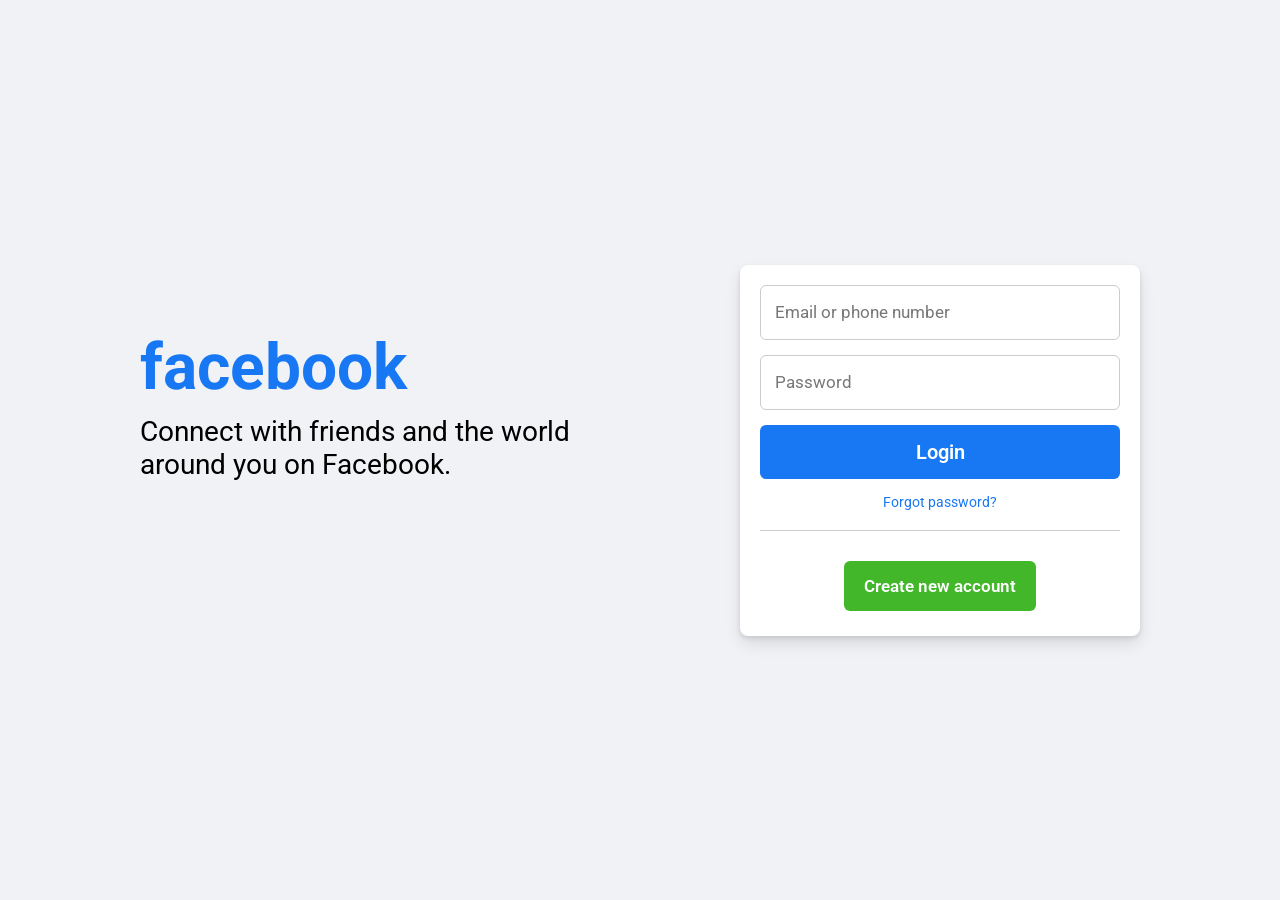
<file: Projects/facebook-login-page/index.html>
<!DOCTYPE html>
<!-- Coding By Donald Munyuki - www.donatech.co.za -->
<html lang="en">
  <head>
    <meta charset="UTF-8">
    <meta name="viewport" content="width=device-width, initial-scale=1.0">
    <title>Facebook Login Page</title>
    <link rel="stylesheet" href="style.css">
  </head>
  <body>
    <div class="container flex">
      <div class="facebook-page flex">
        <div class="text">
          <h1>facebook</h1>
          <p>Connect with friends and the world </p>
          <p> around you on Facebook.</p>
        </div>
        <form action="#">
          <input type="email" placeholder="Email or phone number" required>
          <input type="password" placeholder="Password" required>
          <div class="link">
            <button type="submit" class="login">Login</button>
            <a href="#" class="forgot">Forgot password?</a>
          </div>
          <hr>
          <div class="button">
            <a href="#">Create new account</a>
          </div>
        </form>
      </div>
    </div>
  </body>
</html>
</file>
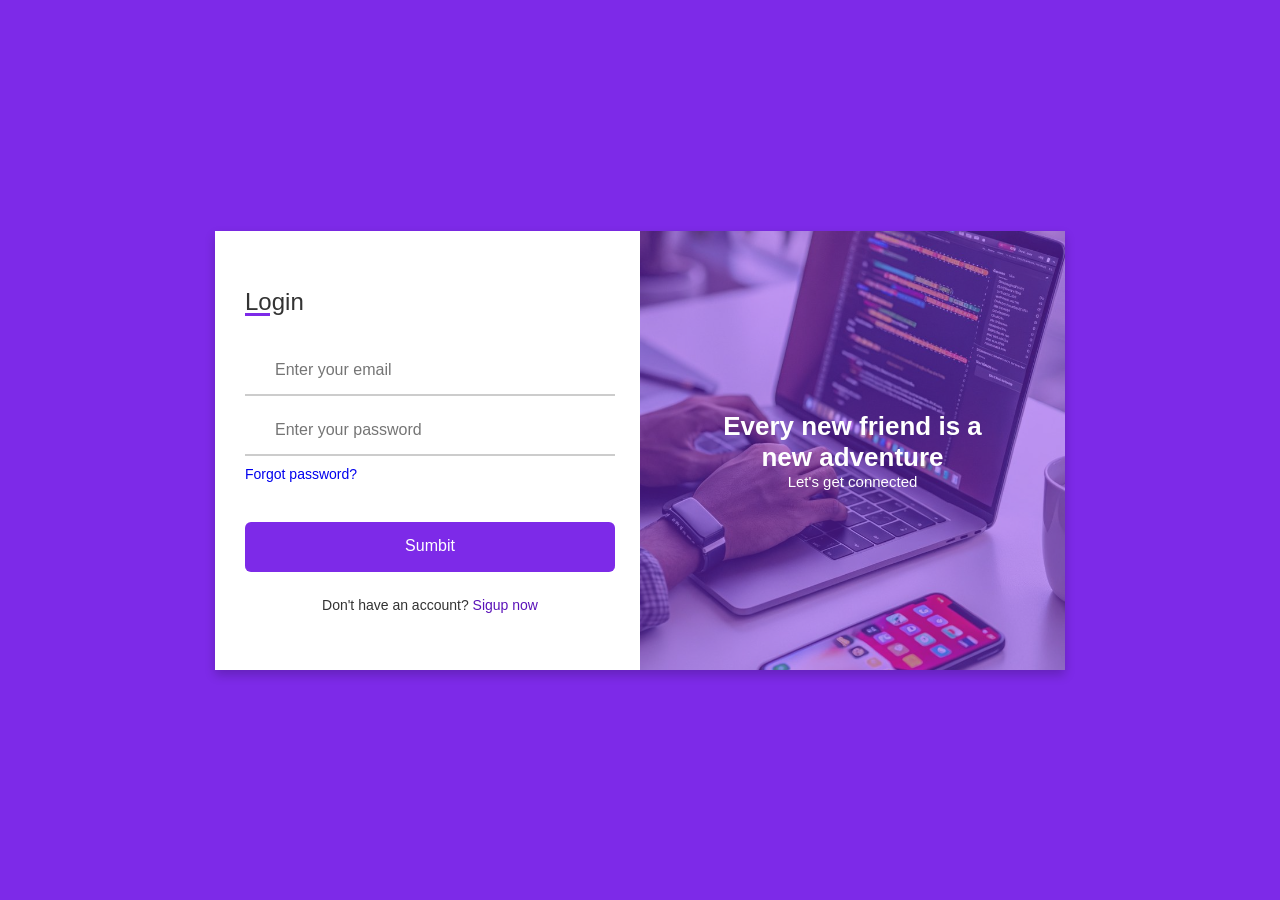
<file: Projects/Javascript Foldable Login form/index.html>
<!DOCTYPE html>
<!-- Created by Donald Munyuki | https://github.com/donaldmunyuki -->
<html lang="en" dir="ltr">
  <head>
    <meta charset="UTF-8">
    <!--<title> Login and Registration Form in HTML & CSS | Donald Munyuki </title>-->
    <title> Login & Registration Form</title>
    <link rel="stylesheet" href="style.css">
    <!-- Fontawesome CDN Link -->
    <meta name="viewport" content="width=device-width, initial-scale=1.0">
   </head>
<body>
  <div class="container">
    <input type="checkbox" id="flip">
    <div class="cover">
      <div class="front">
        <img src="frontImg2.jpg" alt="">
        <div class="text">
          <span class="text-1">Every new friend is a <br> new adventure</span>
          <span class="text-2">Let's get connected</span>
        </div>
      </div>
      <div class="back">
        <img class="backImg" src="backImg2.jpg" alt="">
        <div class="text">
          <span class="text-1">Complete miles of journey <br> with one step</span>
          <span class="text-2">Let's get started</span>
        </div>
      </div>
    </div>
    <div class="forms">
        <div class="form-content">
          <!-- Login Form -->
          <div class="login-form">
            <div class="title">Login</div>
          <form action="#">
            <div class="input-boxes">
              <div class="input-box">
                <i class="fas fa-envelope"></i>
                <input type="text" placeholder="Enter your email" required>
              </div>
              <div class="input-box">
                <i class="fas fa-lock"></i>
                <input type="password" placeholder="Enter your password" required>
              </div>
              <div class="text"><a href="#">Forgot password?</a></div>
              <div class="button input-box">
                <input type="submit" value="Sumbit">
              </div>
              <div class="text sign-up-text">Don't have an account? <label for="flip">Sigup now</label></div>
            </div>
        </form>
      </div>
      <!-- Signup Form -->
        <div class="signup-form">
          <div class="title">Signup</div>
        <form action="#">
            <div class="input-boxes">
              <div class="input-box">
                <i class="fas fa-user"></i>
                <input type="text" placeholder="Enter your name" required>
              </div>
              <div class="input-box">
                <i class="fas fa-envelope"></i>
                <input type="text" placeholder="Enter your email" required>
              </div>
              <div class="input-box">
                <i class="fas fa-lock"></i>
                <input type="password" placeholder="Enter your password" required>
              </div>
              <div class="button input-box">
                <input type="submit" value="Sumbit">
              </div>
              <div class="text sign-up-text">Already have an account? <label for="flip">Login now</label></div>
            </div>
      </form>
    </div>
    </div>
    </div>
  </div>
  <script src="script.js"></script>
</body>
</html>
</file>
<file: Projects/facebook-login-page/style.css>
@import url('https://fonts.googleapis.com/css2?family=Roboto:wght@300;400;500;700&display=swap');

* {
  margin: 0;
  padding: 0;
  box-sizing: border-box;
  font-family: 'Roboto', sans-serif;
}

.flex {
  display: flex;
  align-items: center;
}

.container {
  padding: 0 15px;
  min-height: 100vh;
  justify-content: center;
  background: #f0f2f5;
}

.facebook-page {
  justify-content: space-between;
  max-width: 1000px;
  width: 100%;
}

.facebook-page .text {
  margin-bottom: 90px;
}

.facebook-page h1 {
  color: #1877f2;
  font-size: 4rem;
  margin-bottom: 10px;
}

.facebook-page p {
  font-size: 1.75rem;
  white-space: nowrap;
}

form {
  display: flex;
  flex-direction: column;
  background: #fff;
  border-radius: 8px;
  padding: 20px;
  box-shadow: 0 2px 4px rgba(0, 0, 0, 0.1),
    0 8px 16px rgba(0, 0, 0, 0.1);
  max-width: 400px;
  width: 100%;
}

form input {
  height: 55px;
  width: 100%;
  border: 1px solid #ccc;
  border-radius: 6px;
  margin-bottom: 15px;
  font-size: 1rem;
  padding: 0 14px;
}

form input:focus {
  outline: none;
  border-color: #1877f2;
}

::placeholder {
  color: #777;
  font-size: 1.063rem;
}

.link {
  display: flex;
  flex-direction: column;
  text-align: center;
  gap: 15px;
}

.link .login {
  border: none;
  outline: none;
  cursor: pointer;
  background: #1877f2;
  padding: 15px 0;
  border-radius: 6px;
  color: #fff;
  font-size: 1.25rem;
  font-weight: 600;
  transition: 0.2s ease;
}

.link .login:hover {
  background: #0d65d9;
}

form a {
  text-decoration: none;
}

.link .forgot {
  color: #1877f2;
  font-size: 0.875rem;
}

.link .forgot:hover {
  text-decoration: underline;
}

hr {
  border: none;
  height: 1px;
  background-color: #ccc;
  margin-bottom: 20px;
  margin-top: 20px;
}

.button {
  margin-top: 25px;
  text-align: center;
  margin-bottom: 20px;
}

.button a {
  padding: 15px 20px;
  background: #42b72a;
  border-radius: 6px;
  color: #fff;
  font-size: 1.063rem;
  font-weight: 600;
  transition: 0.2s ease;
}

.button a:hover {
  background: #3ba626;
}

@media (max-width: 900px) {
  .facebook-page {
    flex-direction: column;
    text-align: center;
  }

  .facebook-page .text {
    margin-bottom: 30px;
  }
}

@media (max-width: 460px) {
  .facebook-page h1 {
    font-size: 3.5rem;
  }

  .facebook-page p {
    font-size: 1.3rem;
  }

  form {
    padding: 15px;
  }
}
</file>
<file: Projects/Javascript Foldable Login form/style.css>
* {
  margin: 0;
  padding: 0;
  box-sizing: border-box;
  font-family: "Poppins", sans-serif;
}

body {
  min-height: 100vh;
  display: flex;
  align-items: center;
  justify-content: center;
  background: #7d2ae8;
  padding: 30px;
}

.container {
  position: relative;
  max-width: 850px;
  width: 100%;
  background: #fff;
  padding: 40px 30px;
  box-shadow: 0 5px 10px rgba(0, 0, 0, 0.2);
  perspective: 2700px;
}

.container .cover {
  position: absolute;
  top: 0;
  left: 50%;
  height: 100%;
  width: 50%;
  z-index: 98;
  transition: all 1s ease;
  transform-origin: left;
  transform-style: preserve-3d;
  backface-visibility: hidden;
}

.container #flip:checked ~ .cover {
  transform: rotateY(-180deg);
}

.container #flip:checked ~ .forms .login-form {
  pointer-events: none;
}

.container .cover .front,
.container .cover .back {
  position: absolute;
  top: 0;
  left: 0;
  height: 100%;
  width: 100%;
}

.cover .back {
  transform: rotateY(180deg);
}

.container .cover img {
  position: absolute;
  height: 100%;
  width: 100%;
  object-fit: cover;
  z-index: 10;
}

.container .cover .text {
  position: absolute;
  z-index: 10;
  height: 100%;
  width: 100%;
  display: flex;
  flex-direction: column;
  align-items: center;
  justify-content: center;
}

.container .cover .text::before {
  content: '';
  position: absolute;
  height: 100%;
  width: 100%;
  opacity: 0.5;
  background: #7d2ae8;
}

.cover .text .text-1,
.cover .text .text-2 {
  z-index: 20;
  font-size: 26px;
  font-weight: 600;
  color: #fff;
  text-align: center;
}

.cover .text .text-2 {
  font-size: 15px;
  font-weight: 500;
}

.container .forms {
  height: 100%;
  width: 100%;
  background: #fff;
}

.container .form-content {
  display: flex;
  align-items: center;
  justify-content: space-between;
}

.form-content .login-form,
.form-content .signup-form {
  width: calc(100% / 2 - 25px);
}

.forms .form-content .title {
  position: relative;
  font-size: 24px;
  font-weight: 500;
  color: #333;
}

.forms .form-content .title:before {
  content: '';
  position: absolute;
  left: 0;
  bottom: 0;
  height: 3px;
  width: 25px;
  background: #7d2ae8;
}

.forms .signup-form .title:before {
  width: 20px;
}

.forms .form-content .input-boxes {
  margin-top: 30px;
}

.forms .form-content .input-box {
  display: flex;
  align-items: center;
  height: 50px;
  width: 100%;
  margin: 10px 0;
  position: relative;
}

.form-content .input-box input {
  height: 100%;
  width: 100%;
  outline: none;
  border: none;
  padding: 0 30px;
  font-size: 16px;
  font-weight: 500;
  border-bottom: 2px solid rgba(0, 0, 0, 0.2);
  transition: all 0.3s ease;
}

.form-content .input-box input:focus,
.form-content .input-box input:valid {
  border-color: #7d2ae8;
}

.form-content .input-box i {
  position: absolute;
  color: #7d2ae8;
  font-size: 17px;
}

.forms .form-content .text {
  font-size: 14px;
  font-weight: 500;
  color: #333;
}

.forms .form-content .text a {
  text-decoration: none;
}

.forms .form-content .text a:hover {
  text-decoration: underline;
}

.forms .form-content .button {
  color: #fff;
  margin-top: 40px;
}

.forms .form-content .button input {
  color: #fff;
  background: #7d2ae8;
  border-radius: 6px;
  padding: 0;
  cursor: pointer;
  transition: all 0.4s ease;
}

.forms .form-content .button input:hover {
  background: #5b13b9;
}

.forms .form-content label {
  color: #5b13b9;
  cursor: pointer;
}

.forms .form-content label:hover {
  text-decoration: underline;
}

.forms .form-content .login-text,
.forms .form-content .sign-up-text {
  text-align: center;
  margin-top: 25px;
}

.container #flip {
  display: none;
}

@media (max-width: 730px) {
  .container .cover {
    display: none;
  }

  .form-content .login-form,
  .form-content .signup-form {
    width: 100%;
  }

  .form-content .signup-form {
    display: none;
  }

  .container #flip:checked ~ .forms .signup-form {
    display: block;
  }

  .container #flip:checked ~ .forms .login-form {
    display: none;
  }
}
</file>
